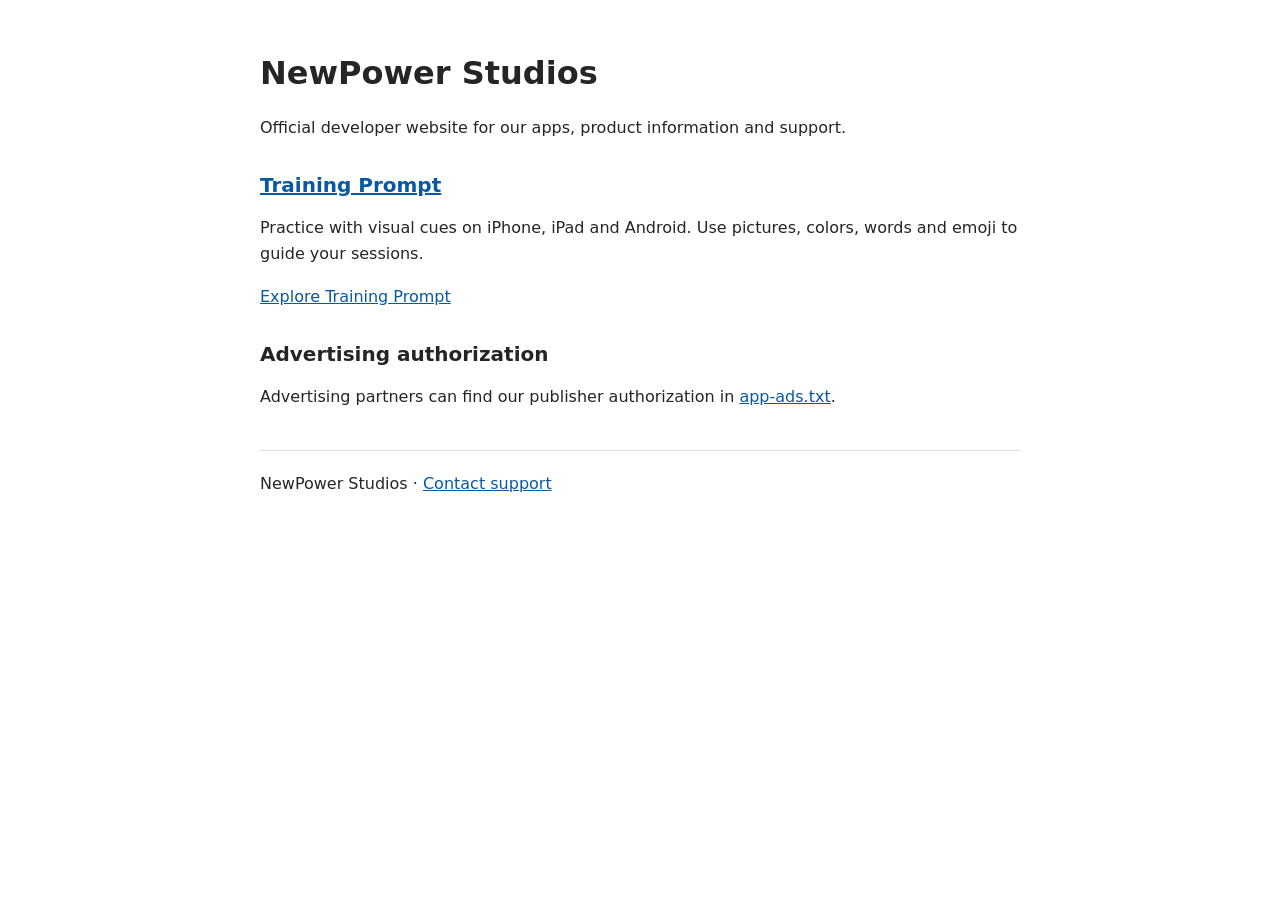
<file: index.html>
<!doctype html><html lang="en"><head><meta charset="utf-8"><meta name="viewport" content="width=device-width,initial-scale=1"><meta http-equiv="Content-Security-Policy" content="default-src 'none'; style-src 'unsafe-inline'; base-uri 'none'; form-action 'none'"><title>NewPower Studios — Apps & Support</title><style>body{max-width:760px;margin:0 auto;padding:32px 24px;font:16px/1.65 system-ui,sans-serif;color:#252525;background:#fff}h1,h2{line-height:1.25}h1{font-size:2rem}h2{margin-top:2rem;font-size:1.25rem}a{color:#0758a5}footer{margin-top:40px;border-top:1px solid #ddd;padding-top:20px}</style></head><body><h1>NewPower Studios</h1><p>Official developer website for our apps, product information and support.</p><h2><a href="/trainingprompt/">Training Prompt</a></h2><p>Practice with visual cues on iPhone, iPad and Android. Use pictures, colors, words and emoji to guide your sessions.</p><p><a href="/trainingprompt/">Explore Training Prompt</a></p><h2>Advertising authorization</h2><p>Advertising partners can find our publisher authorization in <a href="/app-ads.txt">app-ads.txt</a>.</p><footer>NewPower Studios · <a href="mailto:pjuneye@gmail.com">Contact support</a></footer></body></html>
</file>
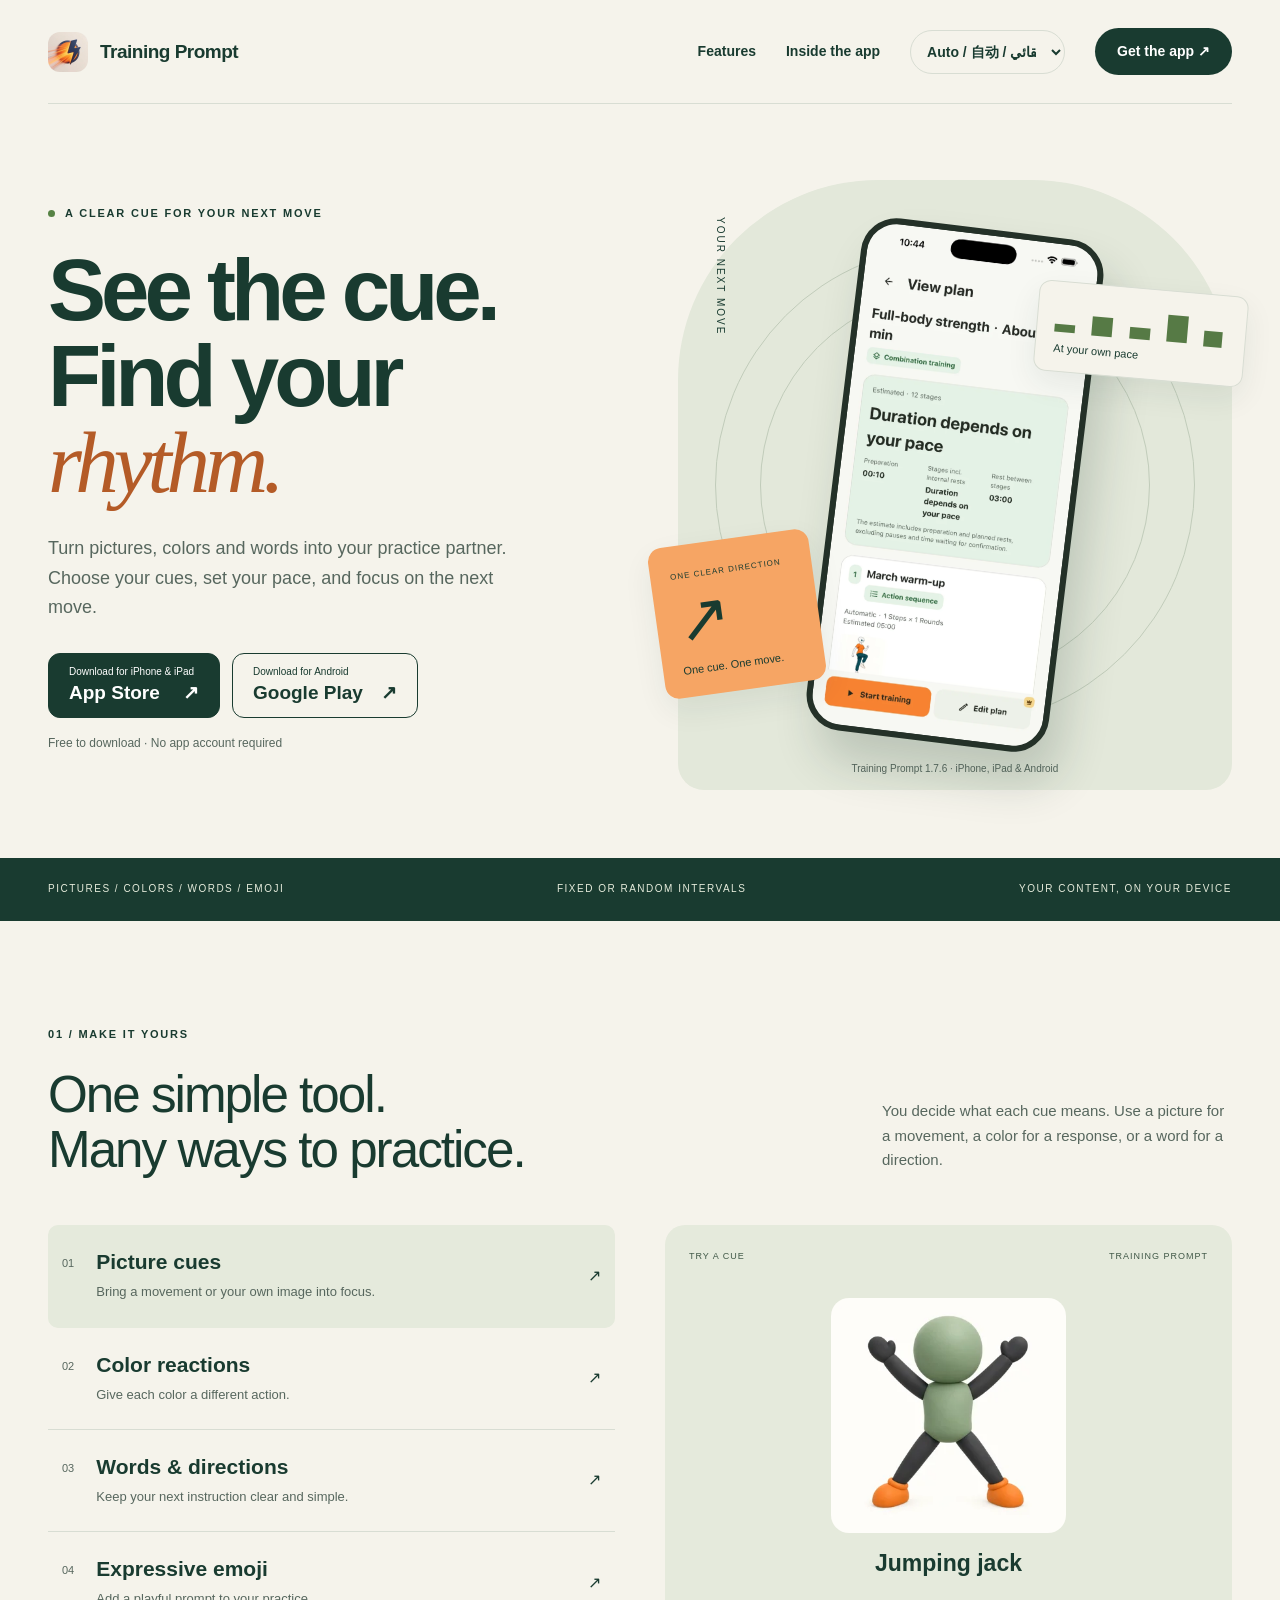
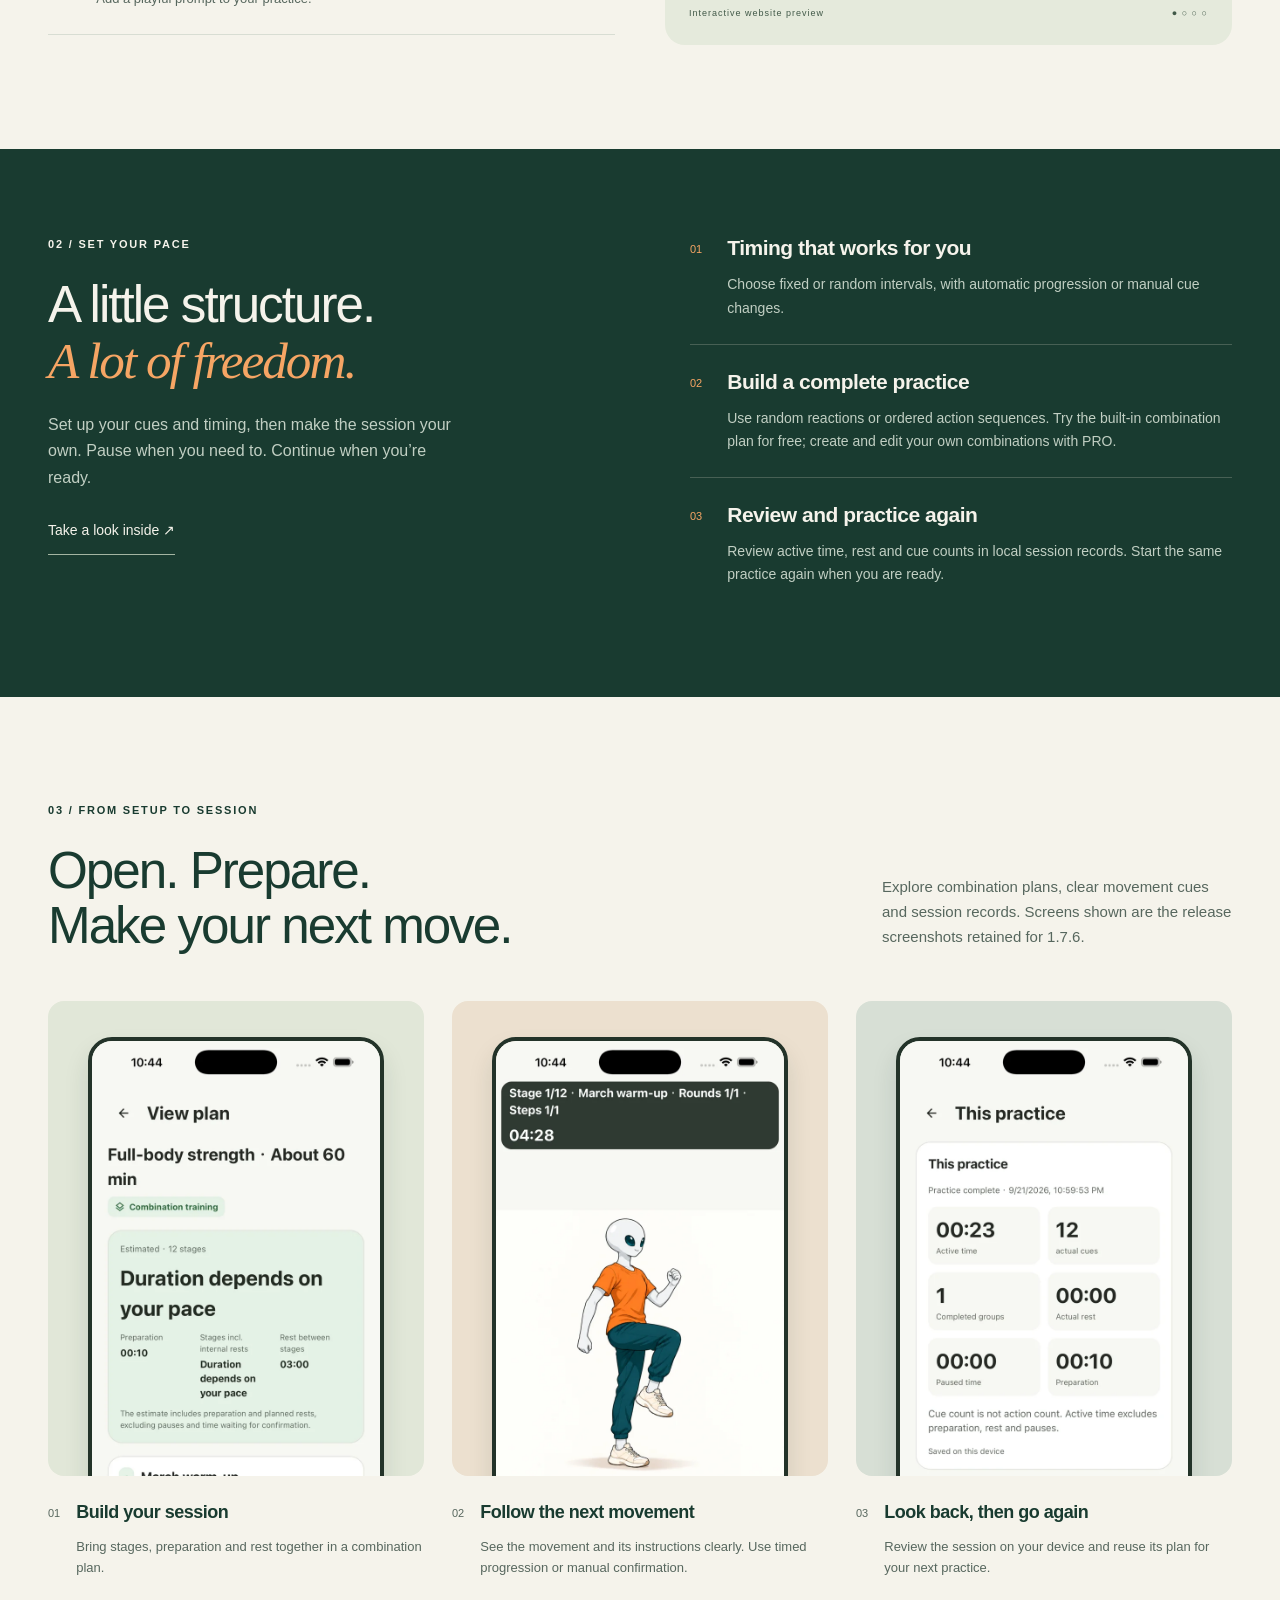
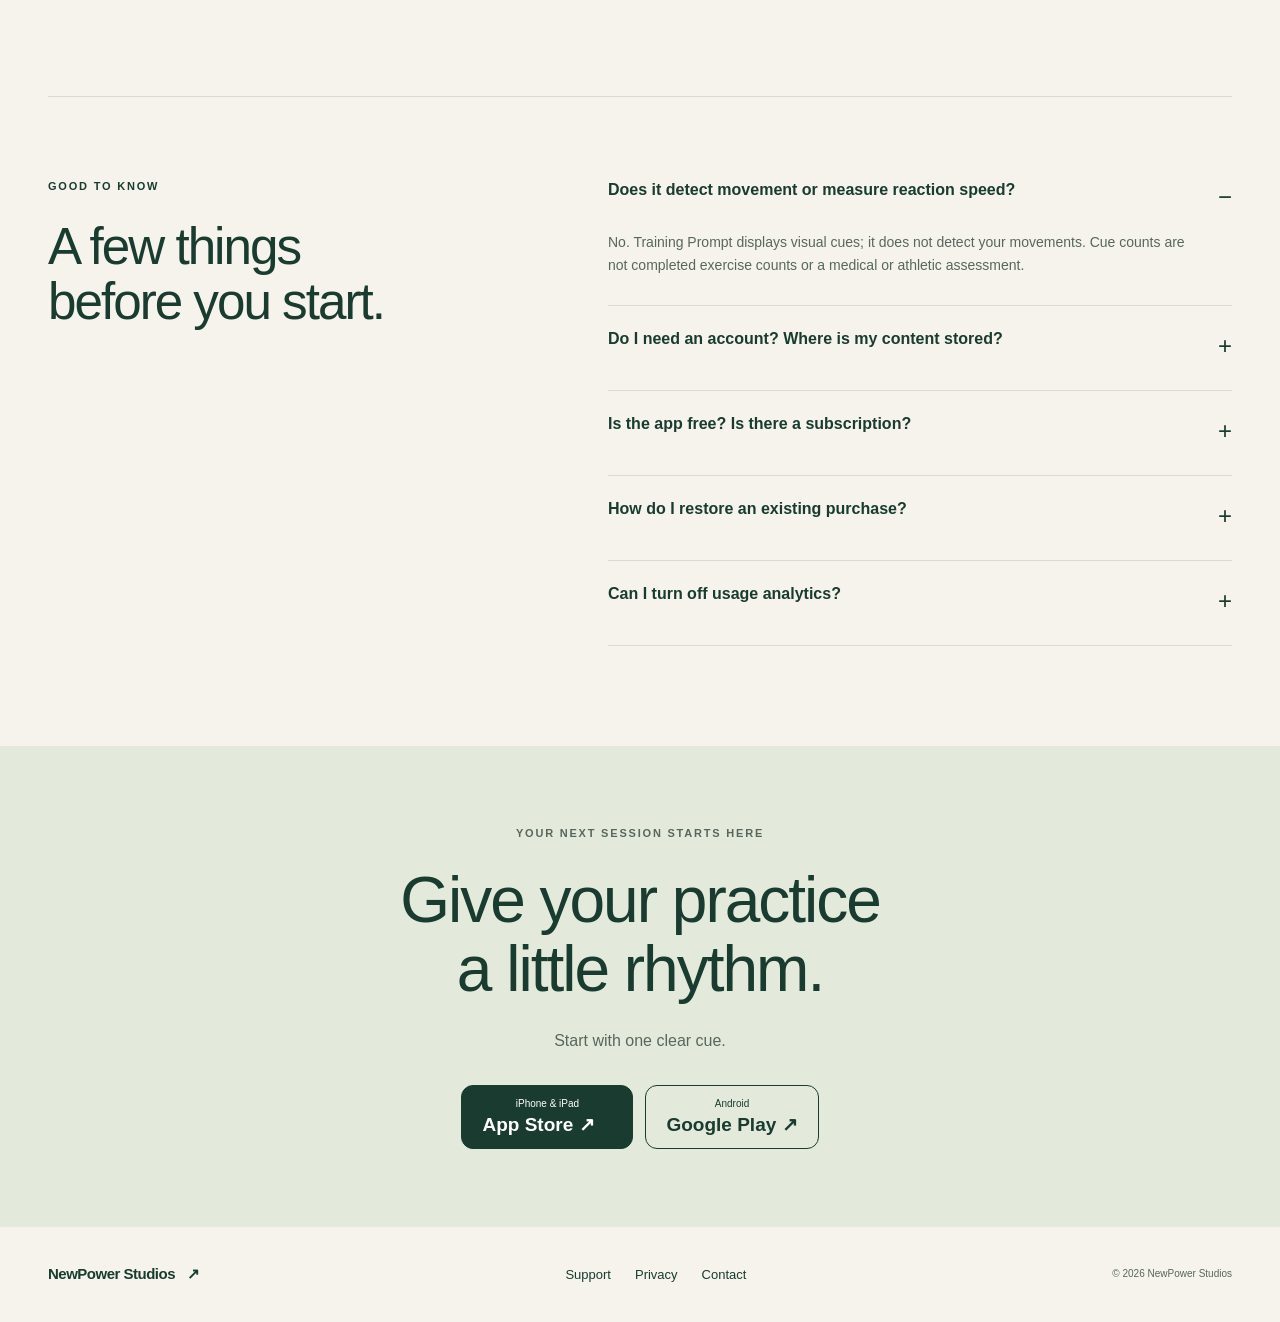
<file: trainingprompt/index.html>
<!DOCTYPE html>

<html lang="en">
<head>
<meta charset="utf-8"/><meta content="width=device-width,initial-scale=1" name="viewport"/>
<meta content="Turn pictures, colors, words and emoji into visual cues for your practice. Explore Training Prompt for iPhone, iPad and Android." name="description"/>
<meta content="#18392f" name="theme-color"/><meta content="Training Prompt — Find your rhythm." property="og:title"/><meta content="Your cues. Your pace. A visual companion for your next practice." property="og:description"/><meta content="https://pjuneye.github.io/trainingprompt/assets/combination-176.webp" property="og:image"/><meta content="https://pjuneye.github.io/trainingprompt/" property="og:url"/>
<meta content="default-src 'self'; img-src 'self'; style-src 'self'; script-src 'self'; base-uri 'none'; form-action 'none'" http-equiv="Content-Security-Policy"/>
<link href="https://pjuneye.github.io/trainingprompt/" rel="canonical"/><link href="assets/icon.webp" rel="icon"/><link href="style.css" rel="stylesheet"/><script defer="" src="app.js"></script>
<title>Training Prompt — Find your rhythm.</title>
</head>
<body>
<a class="skip" href="#main">Skip to content</a>
<header class="header wrap"><a class="brand" href="/trainingprompt/"><img alt="" height="40" src="assets/icon.webp" width="40"/><span>Training Prompt</span></a><nav aria-label="Main navigation"><a data-ar="المزايا" data-zh="功能" href="#features">Features</a><a data-ar="داخل التطبيق" data-zh="界面" href="#inside">Inside the app</a><select aria-label="Language / 语言 / اللغة" id="language"><option value="auto">Auto / 自动 / تلقائي</option><option value="en">English</option><option value="zh-CN">中文</option><option value="ar">العربية</option></select><a class="nav-cta" data-ar="احصل على التطبيق ↗" data-zh="获取应用 ↗" href="#download">Get the app ↗</a></nav></header>
<main id="main">
<section class="hero wrap"><div class="hero-copy"><p class="eyebrow"><span class="dot"></span><span data-ar="إشارة واضحة لحركتك التالية" data-zh="给每一次练习，一个清晰提示">A CLEAR CUE FOR YOUR NEXT MOVE</span></p><h1 data-ar="شاهد الإشارة.&lt;br&gt;واعثر على&lt;br&gt;&lt;em&gt;إيقاعك.&lt;/em&gt;" data-zh="看见提示。&lt;br&gt;找到你的&lt;br&gt;&lt;em&gt;训练节奏。&lt;/em&gt;">See the cue.<br/>Find your<br/><em>rhythm.</em></h1><p class="intro" data-ar="اجعل الصور والألوان والكلمات رفيقًا لتمرينك. اختر إشاراتك، واضبط إيقاعك، وركّز على الحركة التالية." data-zh="让图片、颜色和文字成为你的训练搭档。选择提示内容，设定节奏，把注意力留给当下的练习。">Turn pictures, colors and words into your practice partner. Choose your cues, set your pace, and focus on the next move.</p><div class="downloads"><a class="button primary" href="https://apps.apple.com/app/id6808881291"><span class="store-small" data-ar="تنزيل لأجهزة iPhone وiPad" data-zh="下载 iPhone 与 iPad 版">Download for iPhone &amp; iPad</span><strong>App Store <span aria-hidden="true">↗</span></strong></a><a class="button secondary" href="https://play.google.com/store/apps/details?id=com.newpower.flashlightapp"><span class="store-small" data-ar="تنزيل لنظام Android" data-zh="下载 Android 版">Download for Android</span><strong>Google Play <span aria-hidden="true">↗</span></strong></a></div><p class="micro" data-ar="تنزيل مجاني · لا يلزم إنشاء حساب في التطبيق" data-zh="免费下载 · 无需创建应用账号">Free to download · No app account required</p></div><div class="hero-visual"><div class="orbit orbit-one"></div><div class="orbit orbit-two"></div><span class="visual-label">YOUR NEXT MOVE</span><div class="phone"><img alt="Combination training plan with stages and rest" fetchpriority="high" height="1434" src="assets/combination-176.webp" width="660"/></div><div class="float-card cue-card"><span class="tiny" data-ar="اتجاه واحد واضح" data-zh="一个清晰的方向">ONE CLEAR DIRECTION</span><span aria-hidden="true" class="cue-arrow">↗</span><span data-ar="إشارة واحدة. حركة واحدة." data-zh="向前，再一步。">One cue. One move.</span></div><div class="float-card pace-card"><span aria-hidden="true" class="pulse">▂ ▅ ▃ ▇ ▄</span><span data-ar="بالإيقاع الذي يناسبك" data-zh="你的节奏，由你掌握">At your own pace</span></div><p class="visual-caption" data-ar="Training Prompt 1.7.6 · iPhone وiPad وAndroid" data-zh="Training Prompt 1.7.6 · iPhone、iPad 与 Android">Training Prompt 1.7.6 · iPhone, iPad &amp; Android</p></div></section>
<div class="principles"><div class="wrap"><span data-ar="صور / ألوان / كلمات / رموز تعبيرية" data-zh="图片 / 颜色 / 文字 / 表情">PICTURES / COLORS / WORDS / EMOJI</span><span data-ar="فواصل زمنية ثابتة أو عشوائية" data-zh="固定或随机间隔">FIXED OR RANDOM INTERVALS</span><span data-ar="محتواك محفوظ على جهازك" data-zh="你的内容，保存在本机">YOUR CONTENT, ON YOUR DEVICE</span></div></div>
<section class="section wrap" id="features"><div class="section-head"><div><p class="eyebrow" data-ar="01 / اجعله مناسبًا لك" data-zh="01 / 提示，随你而变">01 / MAKE IT YOURS</p><h2 data-ar="أداة بسيطة.&lt;br&gt;وطرق عديدة للتمرين." data-zh="一种工具。&lt;br&gt;多种练习方式。">One simple tool.<br/>Many ways to practice.</h2></div><p data-ar="أنت تحدد معنى كل إشارة. استخدم صورة لحركة، أو لونًا لاستجابة، أو كلمة لاتجاه." data-zh="你来定义每个提示的意义。动作练习、颜色反应、方向口令或表情模仿，都可以从一个提示开始。">You decide what each cue means. Use a picture for a movement, a color for a response, or a word for a direction.</p></div><div class="demo-grid"><div aria-label="Choose a cue type" class="demo-options" role="group"><button aria-pressed="true" class="demo-option active" data-mode="image"><span class="option-number">01</span><span><strong data-ar="إشارات بالصور" data-zh="图片提示">Picture cues</strong><small data-ar="ركّز على حركة أو صورة من اختيارك." data-zh="把动作或自己的图片放到眼前。">Bring a movement or your own image into focus.</small></span><span aria-hidden="true">↗</span></button><button aria-pressed="false" class="demo-option" data-mode="color"><span class="option-number">02</span><span><strong data-ar="استجابات للألوان" data-zh="颜色反应">Color reactions</strong><small data-ar="خصص حركة مختلفة لكل لون." data-zh="用不同颜色，约定不同动作。">Give each color a different action.</small></span><span aria-hidden="true">↗</span></button><button aria-pressed="false" class="demo-option" data-mode="word"><span class="option-number">03</span><span><strong data-ar="كلمات واتجاهات" data-zh="文字方向">Words &amp; directions</strong><small data-ar="اجعل التعليمات التالية واضحة وبسيطة." data-zh="简单口令，让下一步更清晰。">Keep your next instruction clear and simple.</small></span><span aria-hidden="true">↗</span></button><button aria-pressed="false" class="demo-option" data-mode="emoji"><span class="option-number">04</span><span><strong data-ar="رموز تعبيرية" data-zh="表情模仿">Expressive emoji</strong><small data-ar="أضف لمسة مرحة إلى تمرينك." data-zh="用表情，让练习多一点趣味。">Add a playful prompt to your practice.</small></span><span aria-hidden="true">↗</span></button></div><div class="demo-stage"><div class="stage-top"><span data-ar="جرّب إحدى الإشارات" data-zh="试试提示效果">TRY A CUE</span><span>TRAINING PROMPT</span></div><div aria-live="polite" id="cue-content"><img alt="Jumping jack movement cue" height="290" src="assets/jumping-jack.webp" width="290"/><strong data-ar="قفز مع فتح الذراعين والساقين" data-zh="开合跳">Jumping jack</strong></div><div class="stage-bottom"><span data-ar="عرض تفاعلي على الموقع" data-zh="网页交互演示">Interactive website preview</span><span aria-hidden="true">● ○ ○ ○</span></div></div></div></section>
<section class="control-section"><div class="wrap control-grid"><div><p class="eyebrow" data-ar="02 / اضبط إيقاعك" data-zh="02 / 按自己的节奏">02 / SET YOUR PACE</p><h2 data-ar="قليل من التنظيم.&lt;br&gt;&lt;em&gt;وكثير من الحرية.&lt;/em&gt;" data-zh="练习怎么进行，&lt;br&gt;&lt;em&gt;由你决定。&lt;/em&gt;">A little structure.<br/><em>A lot of freedom.</em></h2><p data-ar="حدد إشاراتك وتوقيتها، واجعل الجلسة مناسبة لك. توقف مؤقتًا عندما تحتاج، وتابع عندما تكون مستعدًا." data-zh="把提示内容和时间安排好，就能开始属于自己的练习。随时暂停，准备好了再继续。">Set up your cues and timing, then make the session your own. Pause when you need to. Continue when you’re ready.</p><a class="text-link" data-ar="شاهد التطبيق من الداخل ↗" data-zh="看看应用界面 ↗" href="#inside">Take a look inside ↗</a></div><div class="feature-list"><article><span>01</span><div><h3 data-ar="توقيت يناسبك" data-zh="让时间配合你">Timing that works for you</h3><p data-ar="اختر فواصل ثابتة أو عشوائية، مع انتقال تلقائي بين الإشارات أو تبديل يدوي." data-zh="在固定与随机间隔之间选择，使用自动播放或手动切换。">Choose fixed or random intervals, with automatic progression or manual cue changes.</p></div></article><article><span>02</span><div><h3 data-ar="نظّم تمرينًا متكاملًا" data-zh="把练习连成完整流程">Build a complete practice</h3><p data-ar="اختر الاستجابات العشوائية أو تسلسلات الحركات المرتبة. جرّب الخطة المركّبة المدمجة مجانًا، وأنشئ وعدّل خططك المركّبة مع PRO." data-zh="选择随机反应或动作序列。内置组合示例可免费完整体验；PRO 可创建和编辑自己的组合训练。">Use random reactions or ordered action sequences. Try the built-in combination plan for free; create and edit your own combinations with PRO.</p></div></article><article><span>03</span><div><h3 data-ar="راجع جلستك وتمرّن مجددًا" data-zh="回顾记录，再练一次">Review and practice again</h3><p data-ar="راجع وقت النشاط والراحة وعدد الإشارات في سجلات الجلسات المحفوظة على جهازك، وابدأ التمرين نفسه مجددًا عندما تكون مستعدًا." data-zh="查看保存在本机的训练记录，回顾有效时长、休息和提示次数，随时再练一次。">Review active time, rest and cue counts in local session records. Start the same practice again when you are ready.</p></div></article></div></div></section>
<section class="section wrap" id="inside"><div class="section-head"><div><p class="eyebrow" data-ar="03 / من الإعداد إلى التمرين" data-zh="03 / 从准备到回顾">03 / FROM SETUP TO SESSION</p><h2 data-ar="افتح التطبيق. استعد.&lt;br&gt;وابدأ حركتك التالية." data-zh="打开。准备。&lt;br&gt;开始你的练习。">Open. Prepare.<br/>Make your next move.</h2></div><p data-ar="استكشف الخطط المركّبة وإشارات الحركة الواضحة وسجلات الجلسات. هذه لقطات الإصدار المعتمدة والمستخدمة في 1.7.6." data-zh="组合编排、清晰的动作提示和训练回顾。以下为 1.7.6 沿用的正式版本截图。">Explore combination plans, clear movement cues and session records. Screens shown are the release screenshots retained for 1.7.6.</p></div><div class="screens"><figure><div class="screen-panel"><img alt="Combination training plan with stages and rest" height="1434" loading="lazy" src="assets/combination-176.webp" width="660"/></div><figcaption><span>01</span><div><h3 data-ar="رتّب جلستك" data-zh="编排一场练习">Build your session</h3><p data-ar="اجمع المراحل والاستعداد والراحة في خطة مركّبة واحدة." data-zh="把多个阶段、开始准备和休息安排在同一个组合方案中。">Bring stages, preparation and rest together in a combination plan.</p></div></figcaption></figure><figure><div class="screen-panel"><img alt="Action sequence with a movement illustration and instructions" height="1434" loading="lazy" src="assets/sequence-176.webp" width="660"/></div><figcaption><span>02</span><div><h3 data-ar="اتبع الحركة التالية" data-zh="跟随下一个动作">Follow the next movement</h3><p data-ar="شاهد الحركة وتعليماتها بوضوح، مع انتقال زمني أو تأكيد يدوي." data-zh="清楚看见动作与说明，按计时推进或手动确认，掌握自己的节奏。">See the movement and its instructions clearly. Use timed progression or manual confirmation.</p></div></figcaption></figure><figure><div class="screen-panel"><img alt="Session record with active time, cue counts and Train again" height="1434" loading="lazy" src="assets/records-176.webp" width="660"/></div><figcaption><span>03</span><div><h3 data-ar="راجع ثم كرّر" data-zh="回顾之后，再练一次">Look back, then go again</h3><p data-ar="راجع الجلسة على جهازك وأعد استخدام خطتها في تمرينك التالي." data-zh="在本机回顾训练结果，复用这次方案开始下一次练习。">Review the session on your device and reuse its plan for your next practice.</p></div></figcaption></figure></div></section>
<section class="faq-section wrap"><div><p class="eyebrow" data-ar="معلومات مفيدة" data-zh="开始之前">GOOD TO KNOW</p><h2 data-ar="بعض الأمور&lt;br&gt;قبل أن تبدأ." data-zh="简单开始，&lt;br&gt;明白使用。">A few things<br/>before you start.</h2></div><div class="faq"><details open=""><summary data-ar="هل يكتشف التطبيق الحركة أو يقيس سرعة الاستجابة؟" data-zh="它会识别动作或测量反应速度吗？">Does it detect movement or measure reaction speed?</summary><p data-ar="لا. يعرض Training Prompt إشارات مرئية ولا يكتشف حركاتك. عدد الإشارات ليس عدد التمارين المنجزة، ولا يمثل تقييمًا طبيًا أو رياضيًا." data-zh="不会。Training Prompt 是视觉提示工具，不识别你的动作。提示次数不等于完成的动作次数，也不是医学或运动能力评估。">No. Training Prompt displays visual cues; it does not detect your movements. Cue counts are not completed exercise counts or a medical or athletic assessment.</p></details><details><summary data-ar="هل أحتاج إلى حساب؟ وأين يُحفظ محتواي؟" data-zh="需要注册吗？素材存在哪里？">Do I need an account? Where is my content stored?</summary><p data-ar="لا يلزم إنشاء حساب في التطبيق. يُحفظ محتوى التدريب والإعدادات والخطط والسجلات على جهازك. قد يؤدي حذف التطبيق إلى إزالة البيانات المحلية، لذا احتفظ بصورك الأصلية." data-zh="无需创建应用账号。训练内容、设置、方案和记录保存在本机。卸载可能删除本地数据，请保留原始图片。">No app account is required. Your training content, settings, plans and records stay on your device. Uninstalling may remove local data, so keep your original images.</p></details><details><summary data-ar="هل التطبيق مجاني؟ وهل يوجد اشتراك؟" data-zh="应用收费吗？有订阅吗？">Is the app free? Is there a subscription?</summary><p data-ar="التطبيق مجاني للتنزيل مع إعلانات في النسخة المجانية. PRO عملية شراء واحدة تزيل الإعلانات وتتيح إنشاء الخطط المركّبة وتعديلها. يمكن تجربة المثال المركّب المدمج مجانًا. لا يوجد اشتراك مدفوع؛ راجع السعر في التطبيق." data-zh="应用可免费下载，免费版含广告。PRO 为一次性购买，去除广告并解锁组合训练的创建和编辑。内置组合示例可免费体验，无付费订阅；价格以应用内商店展示为准。">Free to download, with ads in the free version. PRO is a one-time purchase that removes ads and unlocks creating and editing combination plans. The built-in combination example can be used for free. There is no paid subscription; check the app for your store’s price.</p></details><details><summary data-ar="كيف أستعيد عملية شراء سابقة؟" data-zh="如何恢复已购买的权益？">How do I restore an existing purchase?</summary><p data-ar="استخدم حساب المتجر نفسه الذي أجريت به الشراء، ثم اختر استعادة المشتريات داخل التطبيق. لا تنتقل المشتريات تلقائيًا بين المنصات. تواصل مع الدعم إذا احتجت إلى مساعدة." data-zh="登录购买时使用的同一个商店账号，在应用内选择恢复购买。不同平台的商店购买不会自动互通。如遇问题，请联系支持。">Use the same store account you purchased with and select Restore Purchases in the app. Purchases do not automatically transfer between platforms. Contact support if you need help.</p></details><details><summary data-ar="هل يمكنني إيقاف تحليلات الاستخدام؟" data-zh="可以关闭使用统计吗？">Can I turn off usage analytics?</summary><p data-ar="نعم. تحليلات الاستخدام الاختيارية عبر Firebase متوقفة افتراضيًا في 1.7.6. يمكنك تشغيلها أو إيقافها من الإعدادات ← الخصوصية والأذونات، دون التأثير على التدريب. راجع سياسة الخصوصية لتفاصيل التحليلات والإعلانات والمشتريات." data-zh="可以。1.7.6 的 Firebase 使用统计默认关闭，可在「设置 → 隐私与权限」中自主开启或关闭。关闭不影响训练使用。统计、广告与购买的数据说明请查看隐私政策。">Yes. In 1.7.6, optional Firebase usage analytics is off by default. Enable or disable it in Settings → Privacy &amp; permissions. Training remains available when it is off. See our Privacy Policy for details about analytics, ads and purchases.</p></details></div></section>
<section class="download-section" id="download"><div class="wrap"><p class="eyebrow" data-ar="جلستك التالية تبدأ هنا" data-zh="你的下一次练习，从这里开始">YOUR NEXT SESSION STARTS HERE</p><h2 data-ar="امنح تمرينك&lt;br&gt;إيقاعًا يناسبك." data-zh="给练习一点节奏。">Give your practice<br/>a little rhythm.</h2><p data-ar="ابدأ بإشارة واحدة واضحة." data-zh="从一个清晰的提示开始。">Start with one clear cue.</p><div class="downloads"><a class="button primary" href="https://apps.apple.com/app/id6808881291"><span class="store-small">iPhone &amp; iPad</span><strong>App Store ↗</strong></a><a class="button secondary" href="https://play.google.com/store/apps/details?id=com.newpower.flashlightapp"><span class="store-small">Android</span><strong>Google Play ↗</strong></a></div></div></section>
</main><footer class="footer wrap"><a class="brand" href="/">NewPower Studios <span aria-hidden="true">↗</span></a><div><a data-ar="الدعم" data-zh="帮助与支持" href="support.html">Support</a><a data-ar="الخصوصية" data-zh="隐私政策" href="privacy-policy.html">Privacy</a><a data-ar="تواصل معنا" data-zh="联系我们" href="mailto:pjuneye@gmail.com">Contact</a></div><p>© 2026 NewPower Studios</p></footer>
</body></html>
</file>
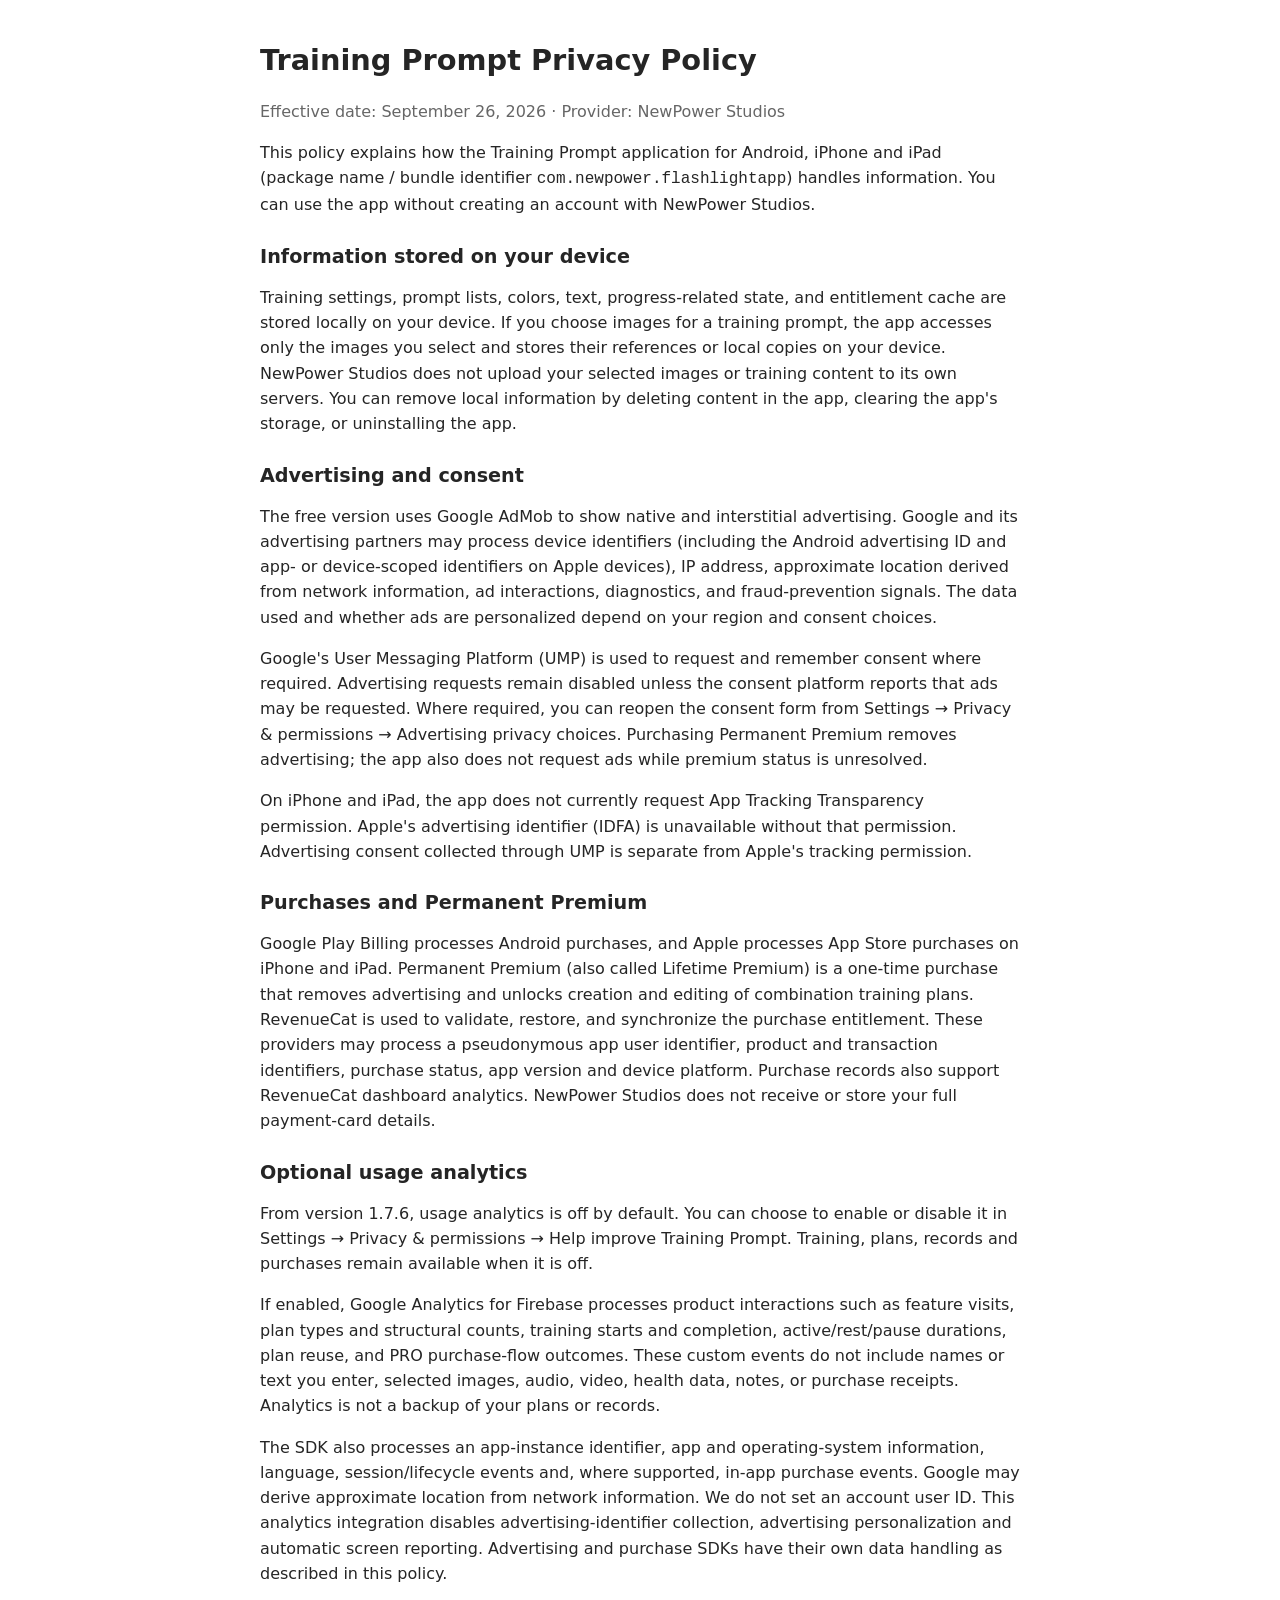
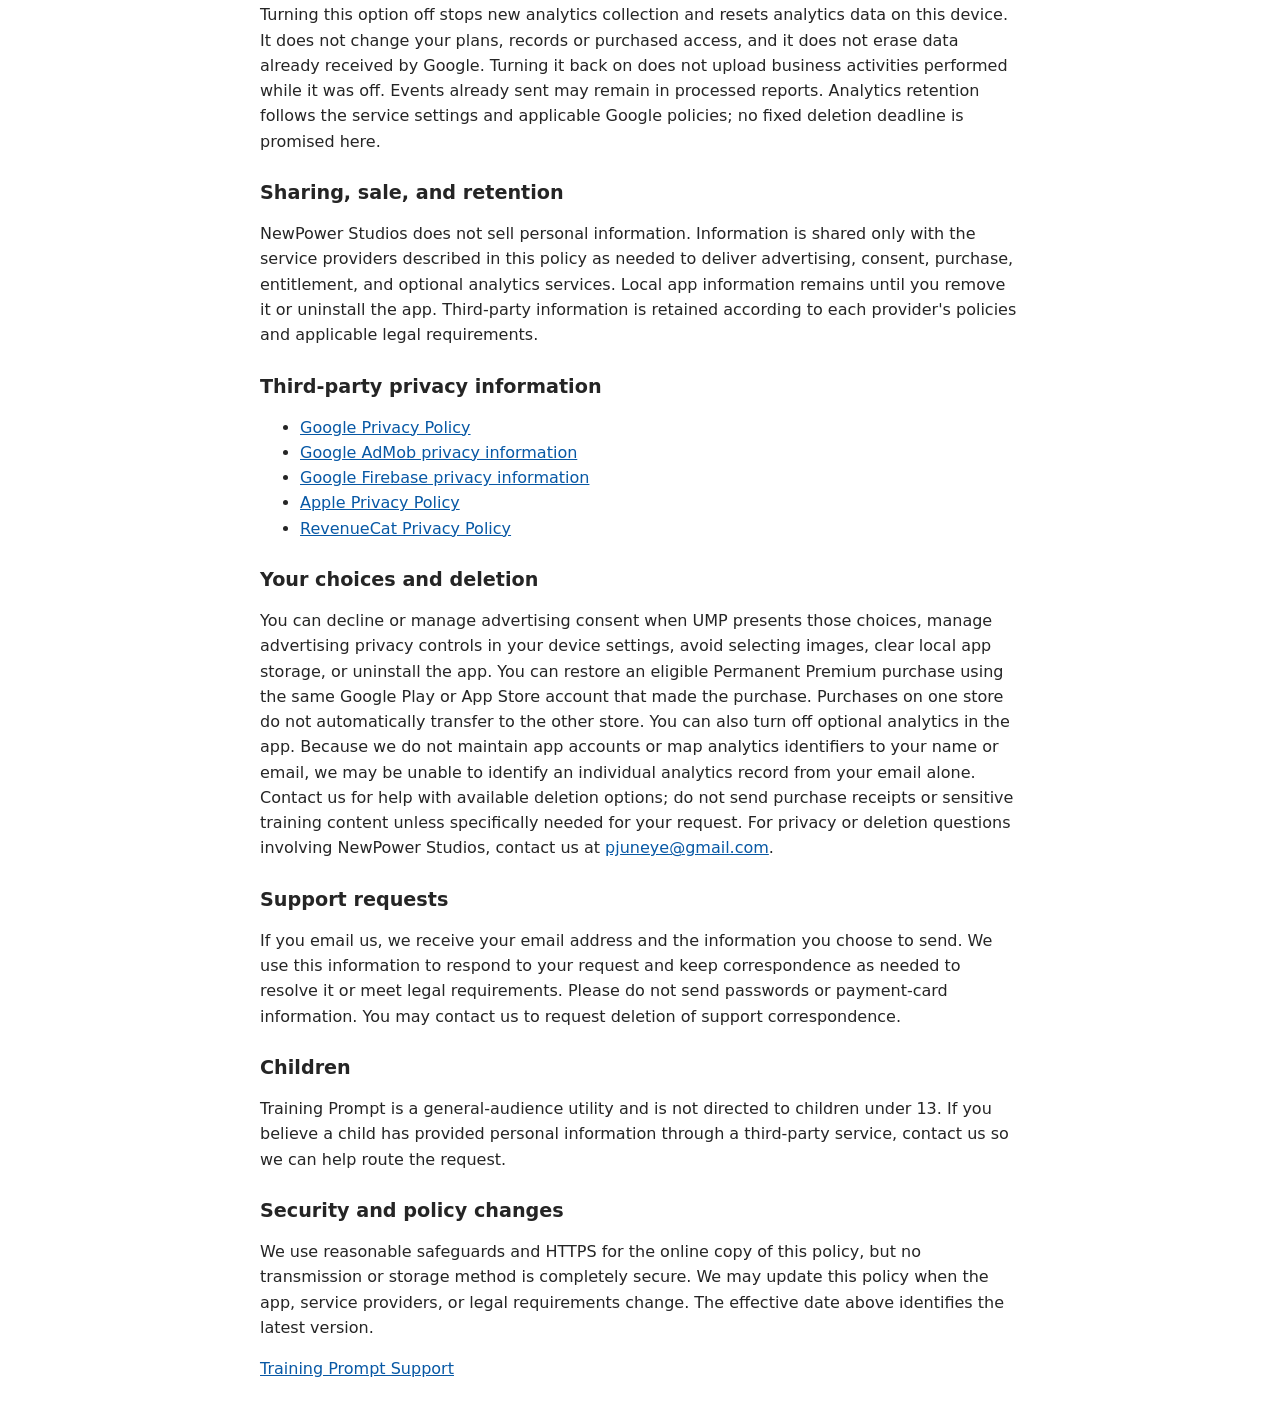
<file: trainingprompt/privacy-policy.html>
<!doctype html>
<html lang="en">
<head>
  <meta charset="utf-8">
  <meta name="viewport" content="width=device-width,initial-scale=1">
  <meta http-equiv="Content-Security-Policy" content="default-src 'none'; style-src 'unsafe-inline'; base-uri 'none'; form-action 'none'">
  <title>Training Prompt Privacy Policy</title>
  <style>body{max-width:760px;margin:0 auto;padding:24px;font:16px/1.58 system-ui,sans-serif;color:#252525;background:#fff}h1,h2{line-height:1.25}h1{font-size:1.8rem}h2{margin-top:1.7rem;font-size:1.2rem}.meta{color:#666}a{color:#0758a5}</style>
</head>
<body>
<h1>Training Prompt Privacy Policy</h1>
<p class="meta">Effective date: September 26, 2026 · Provider: NewPower Studios</p>
<p>This policy explains how the Training Prompt application for Android, iPhone and iPad (package name / bundle identifier <code>com.newpower.flashlightapp</code>) handles information. You can use the app without creating an account with NewPower Studios.</p>

<h2>Information stored on your device</h2>
<p>Training settings, prompt lists, colors, text, progress-related state, and entitlement cache are stored locally on your device. If you choose images for a training prompt, the app accesses only the images you select and stores their references or local copies on your device. NewPower Studios does not upload your selected images or training content to its own servers. You can remove local information by deleting content in the app, clearing the app's storage, or uninstalling the app.</p>

<h2>Advertising and consent</h2>
<p>The free version uses Google AdMob to show native and interstitial advertising. Google and its advertising partners may process device identifiers (including the Android advertising ID and app- or device-scoped identifiers on Apple devices), IP address, approximate location derived from network information, ad interactions, diagnostics, and fraud-prevention signals. The data used and whether ads are personalized depend on your region and consent choices.</p>
<p>Google's User Messaging Platform (UMP) is used to request and remember consent where required. Advertising requests remain disabled unless the consent platform reports that ads may be requested. Where required, you can reopen the consent form from Settings → Privacy &amp; permissions → Advertising privacy choices. Purchasing Permanent Premium removes advertising; the app also does not request ads while premium status is unresolved.</p>

<p>On iPhone and iPad, the app does not currently request App Tracking Transparency permission. Apple's advertising identifier (IDFA) is unavailable without that permission. Advertising consent collected through UMP is separate from Apple's tracking permission.</p>

<h2>Purchases and Permanent Premium</h2>
<p>Google Play Billing processes Android purchases, and Apple processes App Store purchases on iPhone and iPad. Permanent Premium (also called Lifetime Premium) is a one-time purchase that removes advertising and unlocks creation and editing of combination training plans. RevenueCat is used to validate, restore, and synchronize the purchase entitlement. These providers may process a pseudonymous app user identifier, product and transaction identifiers, purchase status, app version and device platform. Purchase records also support RevenueCat dashboard analytics. NewPower Studios does not receive or store your full payment-card details.</p>

<h2>Optional usage analytics</h2>
<p>From version 1.7.6, usage analytics is off by default. You can choose to enable or disable it in Settings → Privacy &amp; permissions → Help improve Training Prompt. Training, plans, records and purchases remain available when it is off.</p>
<p>If enabled, Google Analytics for Firebase processes product interactions such as feature visits, plan types and structural counts, training starts and completion, active/rest/pause durations, plan reuse, and PRO purchase-flow outcomes. These custom events do not include names or text you enter, selected images, audio, video, health data, notes, or purchase receipts. Analytics is not a backup of your plans or records.</p>
<p>The SDK also processes an app-instance identifier, app and operating-system information, language, session/lifecycle events and, where supported, in-app purchase events. Google may derive approximate location from network information. We do not set an account user ID. This analytics integration disables advertising-identifier collection, advertising personalization and automatic screen reporting. Advertising and purchase SDKs have their own data handling as described in this policy.</p>
<p>Turning this option off stops new analytics collection and resets analytics data on this device. It does not change your plans, records or purchased access, and it does not erase data already received by Google. Turning it back on does not upload business activities performed while it was off. Events already sent may remain in processed reports. Analytics retention follows the service settings and applicable Google policies; no fixed deletion deadline is promised here.</p>

<h2>Sharing, sale, and retention</h2>
<p>NewPower Studios does not sell personal information. Information is shared only with the service providers described in this policy as needed to deliver advertising, consent, purchase, entitlement, and optional analytics services. Local app information remains until you remove it or uninstall the app. Third-party information is retained according to each provider's policies and applicable legal requirements.</p>

<h2>Third-party privacy information</h2>
<ul>
  <li><a href="https://policies.google.com/privacy">Google Privacy Policy</a></li>
  <li><a href="https://support.google.com/admob/answer/6128543">Google AdMob privacy information</a></li>
  <li><a href="https://firebase.google.com/support/privacy">Google Firebase privacy information</a></li>
  <li><a href="https://www.apple.com/legal/privacy/">Apple Privacy Policy</a></li>
  <li><a href="https://www.revenuecat.com/privacy/">RevenueCat Privacy Policy</a></li>
</ul>

<h2>Your choices and deletion</h2>
<p>You can decline or manage advertising consent when UMP presents those choices, manage advertising privacy controls in your device settings, avoid selecting images, clear local app storage, or uninstall the app. You can restore an eligible Permanent Premium purchase using the same Google Play or App Store account that made the purchase. Purchases on one store do not automatically transfer to the other store. You can also turn off optional analytics in the app. Because we do not maintain app accounts or map analytics identifiers to your name or email, we may be unable to identify an individual analytics record from your email alone. Contact us for help with available deletion options; do not send purchase receipts or sensitive training content unless specifically needed for your request. For privacy or deletion questions involving NewPower Studios, contact us at <a href="mailto:pjuneye@gmail.com">pjuneye@gmail.com</a>.</p>

<h2>Support requests</h2>
<p>If you email us, we receive your email address and the information you choose to send. We use this information to respond to your request and keep correspondence as needed to resolve it or meet legal requirements. Please do not send passwords or payment-card information. You may contact us to request deletion of support correspondence.</p>

<h2>Children</h2>
<p>Training Prompt is a general-audience utility and is not directed to children under 13. If you believe a child has provided personal information through a third-party service, contact us so we can help route the request.</p>

<h2>Security and policy changes</h2>
<p>We use reasonable safeguards and HTTPS for the online copy of this policy, but no transmission or storage method is completely secure. We may update this policy when the app, service providers, or legal requirements change. The effective date above identifies the latest version.</p>
<p><a href="support.html">Training Prompt Support</a></p>
</body>
</html>
</file>
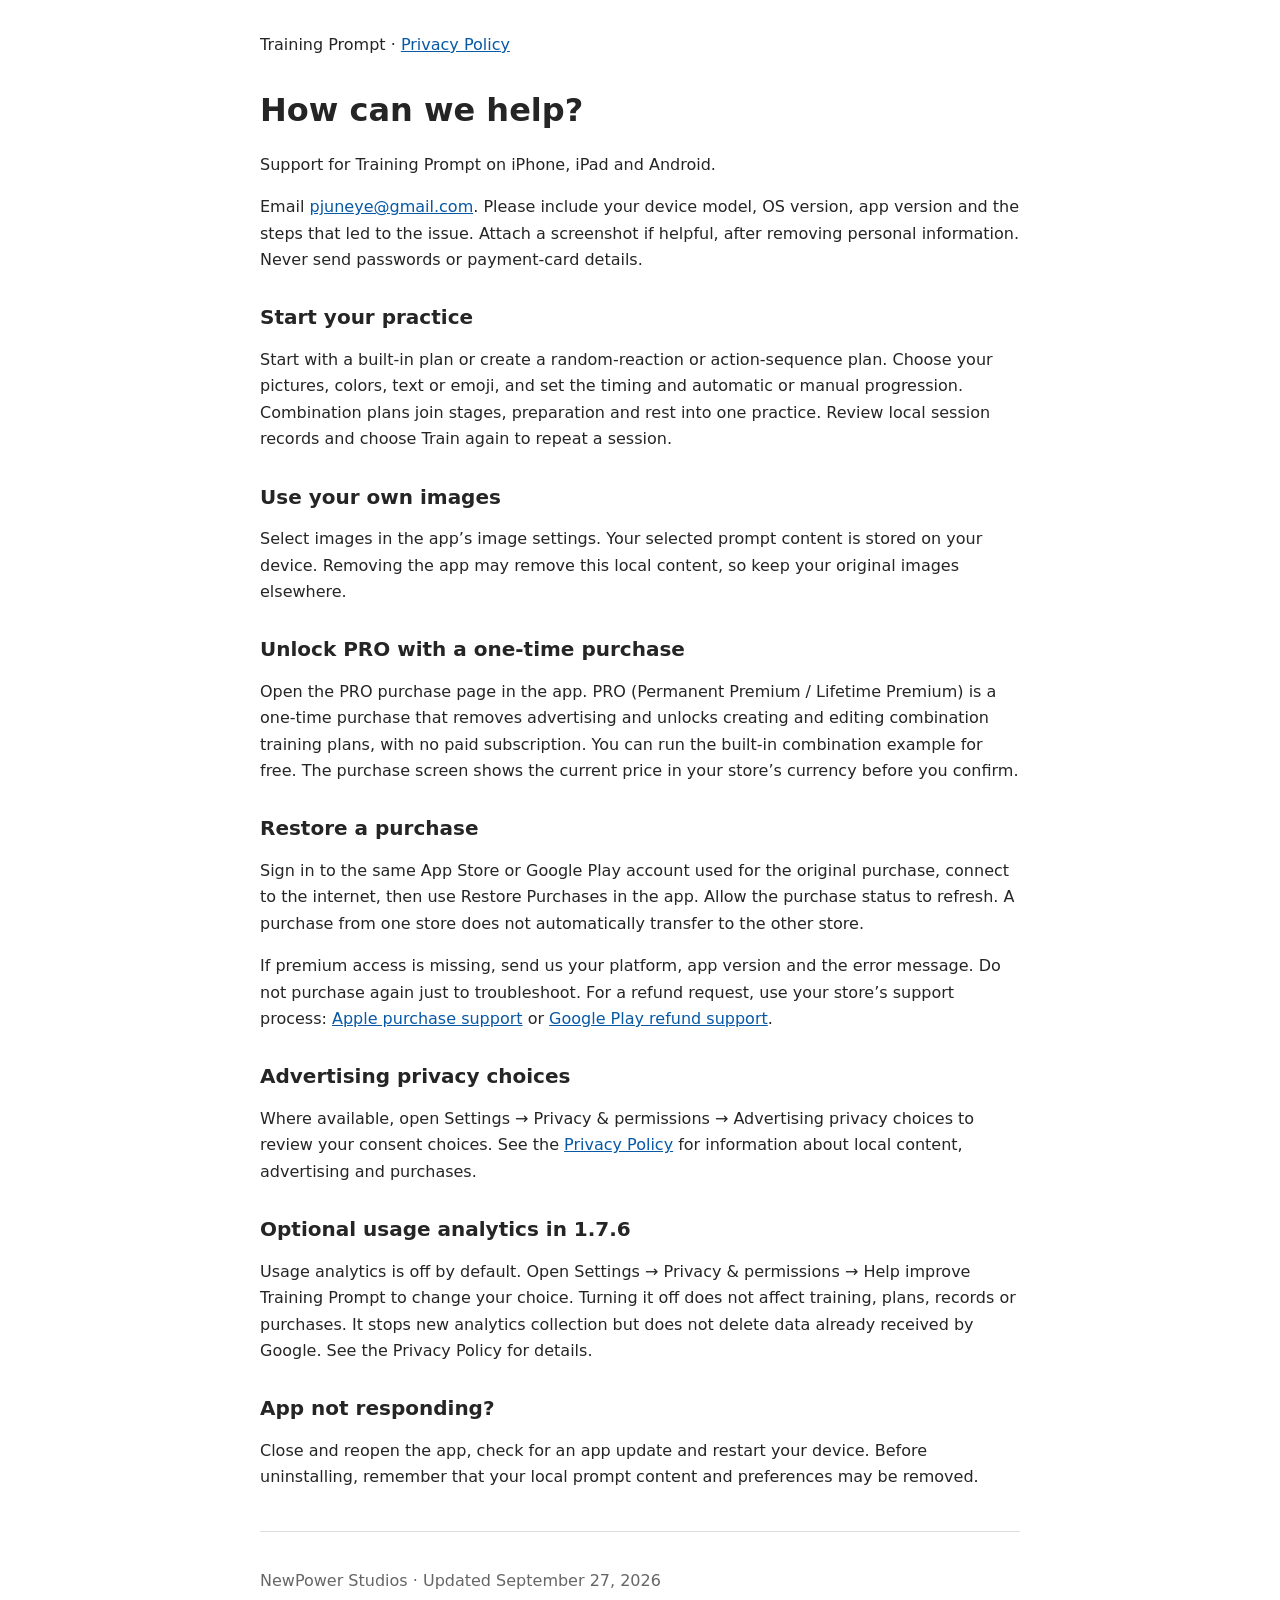
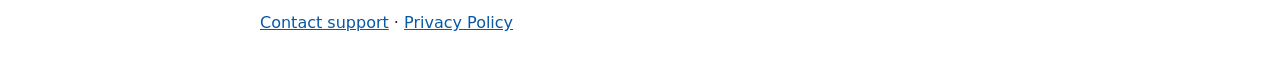
<file: trainingprompt/support.html>
<!doctype html>
<html lang="en">
<head>
<meta charset="utf-8">
<meta name="viewport" content="width=device-width,initial-scale=1">
<meta http-equiv="Content-Security-Policy" content="default-src 'none'; style-src 'unsafe-inline'; base-uri 'none'; form-action 'none'">
<title>Training Prompt — Support</title>
<style>body{max-width:760px;margin:0 auto;padding:32px 24px;font:16px/1.65 system-ui,sans-serif;color:#252525;background:#fff}h1,h2{line-height:1.25}h1{font-size:2rem}h2{margin-top:2rem;font-size:1.25rem}a{color:#0758a5}.meta{color:#666}nav{margin-bottom:32px}footer{margin-top:40px;border-top:1px solid #ddd;padding-top:20px}</style>
</head>
<body>
<nav>Training Prompt · <a href="privacy-policy.html">Privacy Policy</a></nav>
<h1>How can we help?</h1>
<p>Support for Training Prompt on iPhone, iPad and Android.</p>
<p>Email <a href="mailto:pjuneye@gmail.com">pjuneye@gmail.com</a>. Please include your device model, OS version, app version and the steps that led to the issue. Attach a screenshot if helpful, after removing personal information. Never send passwords or payment-card details.</p>
<h2>Start your practice</h2>
<p>Start with a built-in plan or create a random-reaction or action-sequence plan. Choose your pictures, colors, text or emoji, and set the timing and automatic or manual progression. Combination plans join stages, preparation and rest into one practice. Review local session records and choose Train again to repeat a session.</p>
<h2>Use your own images</h2>
<p>Select images in the app’s image settings. Your selected prompt content is stored on your device. Removing the app may remove this local content, so keep your original images elsewhere.</p>
<h2>Unlock PRO with a one-time purchase</h2>
<p>Open the PRO purchase page in the app. PRO (Permanent Premium / Lifetime Premium) is a one-time purchase that removes advertising and unlocks creating and editing combination training plans, with no paid subscription. You can run the built-in combination example for free. The purchase screen shows the current price in your store’s currency before you confirm.</p>
<h2>Restore a purchase</h2>
<p>Sign in to the same App Store or Google Play account used for the original purchase, connect to the internet, then use Restore Purchases in the app. Allow the purchase status to refresh. A purchase from one store does not automatically transfer to the other store.</p>
<p>If premium access is missing, send us your platform, app version and the error message. Do not purchase again just to troubleshoot. For a refund request, use your store’s support process: <a href="https://reportaproblem.apple.com/">Apple purchase support</a> or <a href="https://support.google.com/googleplay/answer/2479637">Google Play refund support</a>.</p>
<h2>Advertising privacy choices</h2>
<p>Where available, open Settings → Privacy &amp; permissions → Advertising privacy choices to review your consent choices. See the <a href="privacy-policy.html">Privacy Policy</a> for information about local content, advertising and purchases.</p>
<h2>Optional usage analytics in 1.7.6</h2>
<p>Usage analytics is off by default. Open Settings → Privacy &amp; permissions → Help improve Training Prompt to change your choice. Turning it off does not affect training, plans, records or purchases. It stops new analytics collection but does not delete data already received by Google. See the Privacy Policy for details.</p>
<h2>App not responding?</h2>
<p>Close and reopen the app, check for an app update and restart your device. Before uninstalling, remember that your local prompt content and preferences may be removed.</p>
<footer><p class="meta">NewPower Studios · Updated September 27, 2026</p><p><a href="mailto:pjuneye@gmail.com">Contact support</a> · <a href="privacy-policy.html">Privacy Policy</a></p></footer>
</body>
</html>
</file>
<file: trainingprompt/style.css>
:root{--paper:#f5f3eb;--ink:#193b30;--muted:#57675e;--line:#d8ddd3;--orange:#f6a564;--green:#dce6d3}*{box-sizing:border-box}html{scroll-behavior:smooth;scroll-padding-top:30px}body{margin:0;background:var(--paper);color:var(--ink);font-family:Arial,"PingFang SC","Microsoft YaHei",sans-serif;font-size:16px;line-height:1.65}a{color:inherit;text-decoration:none}button{font:inherit;cursor:pointer}a,button,summary{-webkit-tap-highlight-color:transparent}a:focus-visible,button:focus-visible,summary:focus-visible{outline:3px solid #b44b17;outline-offset:5px}a:hover{text-decoration:underline}.wrap{width:min(1200px,calc(100% - 96px));margin-inline:auto}.header{display:flex;align-items:center;justify-content:space-between;min-height:104px;border-bottom:1px solid var(--line);gap:20px}.brand{display:flex;align-items:center;gap:12px;font-weight:700;font-size:19px;letter-spacing:-.5px}.brand img{border-radius:12px}.header nav{display:flex;align-items:center;gap:30px;font-size:14px;font-weight:600}.header nav a{padding-block:12px}.header button{border:1px solid var(--line);background:none;border-radius:50px;min-height:44px;padding:6px 15px;color:var(--ink)}.header .nav-cta{padding:12px 22px;border-radius:30px;background:var(--ink);color:white}.hero{display:grid;grid-template-columns:1.05fr 1fr;gap:48px;align-items:center;padding-block:76px 68px}.eyebrow{font-size:11px;font-weight:700;letter-spacing:1.8px;display:flex;gap:10px;align-items:center;margin:0 0 24px}.dot{width:7px;height:7px;border-radius:50%;background:#568244}h1,h2,h3,p{margin-top:0}h1{font-size:clamp(56px,6.8vw,91px);line-height:.99;letter-spacing:-5px;margin-bottom:28px;font-weight:600}em{font-family:Georgia,serif;font-weight:400}h1 em{color:#b45b27}h2{font-size:clamp(36px,4vw,54px);line-height:1.08;letter-spacing:-2px;font-weight:500;margin-bottom:24px}h3{font-size:21px;line-height:1.25;letter-spacing:-.5px;margin-bottom:12px}.intro{font-size:18px;max-width:460px;color:var(--muted);line-height:1.65}.downloads{display:flex;gap:12px;flex-wrap:wrap;margin-top:30px}.button{display:flex;flex-direction:column;border-radius:12px;padding:11px 20px;min-width:172px;transition:transform .2s;background:white;line-height:1.3}.button:hover{transform:translateY(-3px);text-decoration:none}.button strong{font-size:19px;display:flex;justify-content:space-between;gap:18px}.store-small{font-size:10px;margin-bottom:3px}.primary{background:var(--ink);color:white;border:1px solid var(--ink)}.secondary{border:1px solid var(--ink);background:transparent}.micro{font-size:12px;margin-top:16px;color:var(--muted)}.hero-visual{position:relative;display:flex;justify-content:center;align-items:center;min-height:610px;border-radius:200px 200px 26px 26px;background:#e3e8da;isolation:isolate}.phone{width:244px;border:6px solid #243128;border-radius:36px;transform:rotate(7deg);box-shadow:15px 30px 45px #1a362d30;overflow:hidden;background:#17231b;z-index:1}.phone img{width:100%;height:auto;display:block}.orbit{position:absolute;border:1px solid #c1ccba;width:390px;height:390px;border-radius:50%;z-index:-1}.orbit-two{width:480px;height:480px;max-width:105%}.visual-label{position:absolute;top:37px;left:34px;font-size:10px;letter-spacing:2px;writing-mode:vertical-rl}.float-card{position:absolute;z-index:2;box-shadow:0 12px 30px #18392f13}.cue-card{bottom:100px;left:-22px;background:var(--orange);width:162px;padding:18px 20px;border-radius:14px;transform:rotate(-8deg);line-height:1.3}.tiny{font-size:8px;letter-spacing:1px}.cue-arrow{display:block;font-size:65px;line-height:1.15}.cue-card>span:last-child{font-size:11px}.pace-card{right:-14px;top:108px;padding:14px 18px;display:flex;flex-direction:column;background:var(--paper);border:1px solid #d8ddd3;border-radius:12px;transform:rotate(5deg);font-size:11px}.pulse{font-size:26px;letter-spacing:5px;color:#567a45}.visual-caption{position:absolute;bottom:13px;font-size:10px;text-align:center;color:var(--muted);margin:0}.principles{background:var(--ink);color:#e5ebdb;padding:23px 0}.principles .wrap{display:flex;justify-content:space-between;gap:24px;font-size:10px;letter-spacing:1.5px}.section{padding-block:104px}.section-head{display:flex;justify-content:space-between;gap:60px;align-items:end;margin-bottom:48px}.section-head h2{margin-bottom:0}.section-head>p{max-width:350px;color:var(--muted);font-size:15px;margin-bottom:4px}.demo-grid{display:grid;grid-template-columns:1fr 1fr;gap:50px}.demo-options{display:flex;flex-direction:column}.demo-option{border:0;border-bottom:1px solid var(--line);padding:24px 14px;text-align:left;display:flex;align-items:center;gap:22px;background:none;color:var(--ink);transition:background .2s}.demo-option.active{background:#e5eadc;border-radius:10px;border-color:transparent}.option-number{font-size:11px;align-self:flex-start;padding-top:5px;color:var(--muted)}.demo-option strong{display:block;font-size:21px;line-height:1.2;margin-bottom:8px}.demo-option small{font-size:13px;line-height:1.55;display:block;color:var(--muted)}.demo-option>span:last-child{margin-left:auto}.demo-stage{border-radius:20px;background:#e5eadc;padding:24px;min-height:420px;display:flex;flex-direction:column}.stage-top,.stage-bottom{display:flex;justify-content:space-between;gap:12px;font-size:9px;letter-spacing:1px;color:#415948}.stage-bottom{margin-top:auto}.stage-top{margin-bottom:10px}#cue-content{flex:1;display:flex;flex-direction:column;align-items:center;justify-content:center;min-height:300px;gap:12px}#cue-content img{width:235px;height:235px;object-fit:contain;border-radius:18px}#cue-content strong{font-size:23px}#cue-content .big-cue{font-size:90px;font-weight:600;letter-spacing:-4px}.color-disc{width:180px;height:180px;border-radius:50%;background:#d26936;box-shadow:0 0 0 22px #d2693615}.emoji-cue{font-size:115px}.control-section{background:var(--ink);color:var(--paper);padding-block:86px}.control-grid{display:grid;grid-template-columns:1fr 1fr;gap:100px}.control-grid>div>p:not(.eyebrow){color:#c1cfc3;max-width:410px}.control-grid em{color:var(--orange)}.text-link{display:inline-block;border-bottom:1px solid #a4b5a2;padding:12px 0;font-size:14px}.feature-list article{display:flex;gap:25px;padding:24px 0;border-bottom:1px solid #476054}.feature-list article:first-child{padding-top:0}.feature-list article:last-child{border:0}.feature-list article>span{font-size:11px;color:var(--orange);padding-top:5px}.feature-list p{font-size:14px;color:#c1cfc3;margin:0}.screens{display:grid;grid-template-columns:repeat(3,1fr);gap:28px}.screens figure{margin:0}.screen-panel{height:475px;overflow:hidden;border-radius:16px;background:#e1e7d8;padding:36px 40px 0}.screens figure:nth-child(2) .screen-panel{background:#ece0cf}.screens figure:nth-child(3) .screen-panel{background:#d7dfd5}.screen-panel img{width:100%;height:auto;border-radius:24px;border:4px solid #233329;display:block;box-shadow:0 14px 25px #172e2720}.screens figcaption{display:flex;gap:16px;padding-top:25px}.screens figcaption>span{font-size:11px;color:var(--muted);padding-top:3px}.screens h3{font-size:18px}.screens p{font-size:13px;color:var(--muted)}.faq-section{border-top:1px solid var(--line);padding-block:80px 100px;display:grid;grid-template-columns:1fr 1.3fr;gap:80px}.faq details{border-bottom:1px solid var(--line);padding:20px 0}.faq details:first-child{padding-top:0}.faq summary{cursor:pointer;font-size:16px;font-weight:600;min-height:44px;list-style:none;display:flex;justify-content:space-between;gap:20px}.faq summary::after{content:'+';font-size:24px;font-weight:400}.faq details[open] summary::after{content:'−'}.faq p{font-size:14px;color:var(--muted);margin:10px 30px 8px 0}.download-section{text-align:center;background:#e4eadb;padding:78px 0}.download-section .eyebrow,.download-section .downloads{justify-content:center}.download-section h2{font-size:clamp(43px,5vw,68px)}.download-section p{color:var(--muted)}.footer{padding-block:35px;display:flex;justify-content:space-between;gap:24px;align-items:center}.footer .brand{font-size:15px}.footer div{display:flex;gap:24px;font-size:13px}.footer p{font-size:10px;color:var(--muted);margin:0}.skip{position:absolute;top:-100px;background:var(--ink);color:white;padding:15px;z-index:10}.skip:focus{top:0}html[lang=zh-CN] h1{font-size:clamp(48px,5.5vw,74px);line-height:1.18;letter-spacing:-2px}html[lang=zh-CN] h2{line-height:1.25;letter-spacing:-1px}html[lang=zh-CN] em{font-family:inherit;font-style:normal}
@media(min-width:1400px){.hero{padding-block:90px}}@media(max-width:1050px){.wrap{width:calc(100% - 56px)}.header nav{gap:18px}.hero{gap:30px}h1{font-size:70px}.hero-visual{min-height:550px}.phone{width:215px}.pace-card{right:-6px}.cue-card{left:-6px;width:138px}.control-grid{gap:55px}.screen-panel{padding:25px 25px 0;height:400px}.faq-section{gap:40px}}@media(max-width:760px){.wrap{width:calc(100% - 40px)}.header{min-height:84px}.brand{font-size:16px;gap:8px}.brand img{width:34px;height:34px}.header nav{gap:10px}.header nav>a:not(.nav-cta){display:none}.header .nav-cta{font-size:11px;padding:10px 13px}.header button{font-size:12px;padding:5px 10px}.hero{grid-template-columns:1fr;padding-block:45px;gap:40px}h1{font-size:69px;letter-spacing:-3.5px}.intro{font-size:16px}.hero-visual{min-height:540px;width:100%;max-width:460px;margin:auto}.phone{width:215px}.cue-card{left:5px;bottom:100px}.pace-card{right:0}.orbit{width:300px;height:300px}.orbit-two{width:360px;height:360px}.visual-label{left:20px}.principles .wrap{flex-wrap:wrap;justify-content:center;text-align:center;gap:10px 24px;font-size:9px}.section{padding-block:64px}.section-head{display:block;margin-bottom:30px}.section-head>p{max-width:100%;margin:22px 0 0}.demo-grid,.control-grid,.faq-section{grid-template-columns:1fr;gap:30px}.demo-option{padding:18px 10px}.demo-option strong{font-size:18px}.demo-option small{font-size:12px}.demo-stage{min-height:360px}.demo-options{gap:3px}.control-section{padding-block:60px}.screens{grid-template-columns:1fr;gap:30px}.screen-panel{height:460px;padding:30px 40px 0;text-align:center}.screen-panel img{width:235px;max-width:100%;margin:auto}.screens figcaption{padding-top:20px}.screens p{max-width:400px}.faq-section{padding-block:50px 65px}.footer{flex-wrap:wrap;gap:20px}.footer p{width:100%}.download-section{padding-block:58px}.button{min-width:155px;padding:11px 16px}.hero .downloads{gap:10px}.eyebrow{font-size:9px;letter-spacing:1.4px}html[lang=zh-CN] h1{font-size:57px}}@media(max-width:370px){.wrap{width:calc(100% - 30px)}.header .nav-cta{display:none}.button{min-width:142px;padding:10px 12px}.button strong{font-size:17px}h1{font-size:60px}.cue-card{width:120px}.pace-card{padding:12px}.hero-visual{min-height:520px}}@media(prefers-reduced-motion:reduce){html{scroll-behavior:auto}*,*::before,*::after{transition:none!important;animation:none!important}}
@media(max-width:760px){h1{font-size:58px;letter-spacing:-3px}.downloads .button{flex:1;min-width:0;padding:12px}.button strong{font-size:17px;gap:10px}.store-small{font-size:9px}.download-section .downloads{max-width:365px;margin-inline:auto}.hero-visual{margin-top:8px}}
.header select{font:inherit;color:var(--ink);background:transparent;border:1px solid var(--line);border-radius:24px;min-height:44px;max-width:155px;padding:8px 12px;cursor:pointer}select:focus-visible{outline:3px solid #b44b17;outline-offset:4px}html[dir=rtl] body{font-family:Tahoma,Arial,sans-serif}html[dir=rtl] h1{font-size:clamp(48px,5.6vw,76px);line-height:1.35;letter-spacing:0}html[dir=rtl] h2{line-height:1.4;letter-spacing:0}html[dir=rtl] h3,html[dir=rtl] .brand,html[dir=rtl] .eyebrow,html[dir=rtl] .principles .wrap{letter-spacing:0}html[dir=rtl] em{font-family:inherit;font-style:normal}html[dir=rtl] .demo-option{text-align:right}html[dir=rtl] .demo-option>span:last-child{margin-left:0;margin-right:auto}html[dir=rtl] .faq p{margin-right:0;margin-left:30px}html[dir=rtl] .hero-visual{direction:ltr}html[dir=rtl] .float-card,html[dir=rtl] .visual-caption{direction:rtl}html[dir=rtl] .visual-label{writing-mode:horizontal-tb;top:20px;left:0;width:100%;text-align:center}html[dir=rtl] .phone{transform:rotate(5deg)}html[dir=rtl] #cue-content strong{text-align:center;font-size:21px}html[dir=rtl] .tiny,html[dir=rtl] .stage-top,html[dir=rtl] .stage-bottom{letter-spacing:0;font-size:11px}html[dir=rtl] .screens img{direction:ltr}@media(max-width:760px){.header{flex-wrap:wrap;padding-block:16px;gap:12px}.header select{font-size:12px;max-width:140px}.header nav{margin-inline-start:auto}html[dir=rtl] h1{font-size:52px}html[dir=rtl] h2{font-size:34px}}@media(max-width:370px){html[dir=rtl] h1{font-size:44px}.header select{max-width:132px}}
</file>
